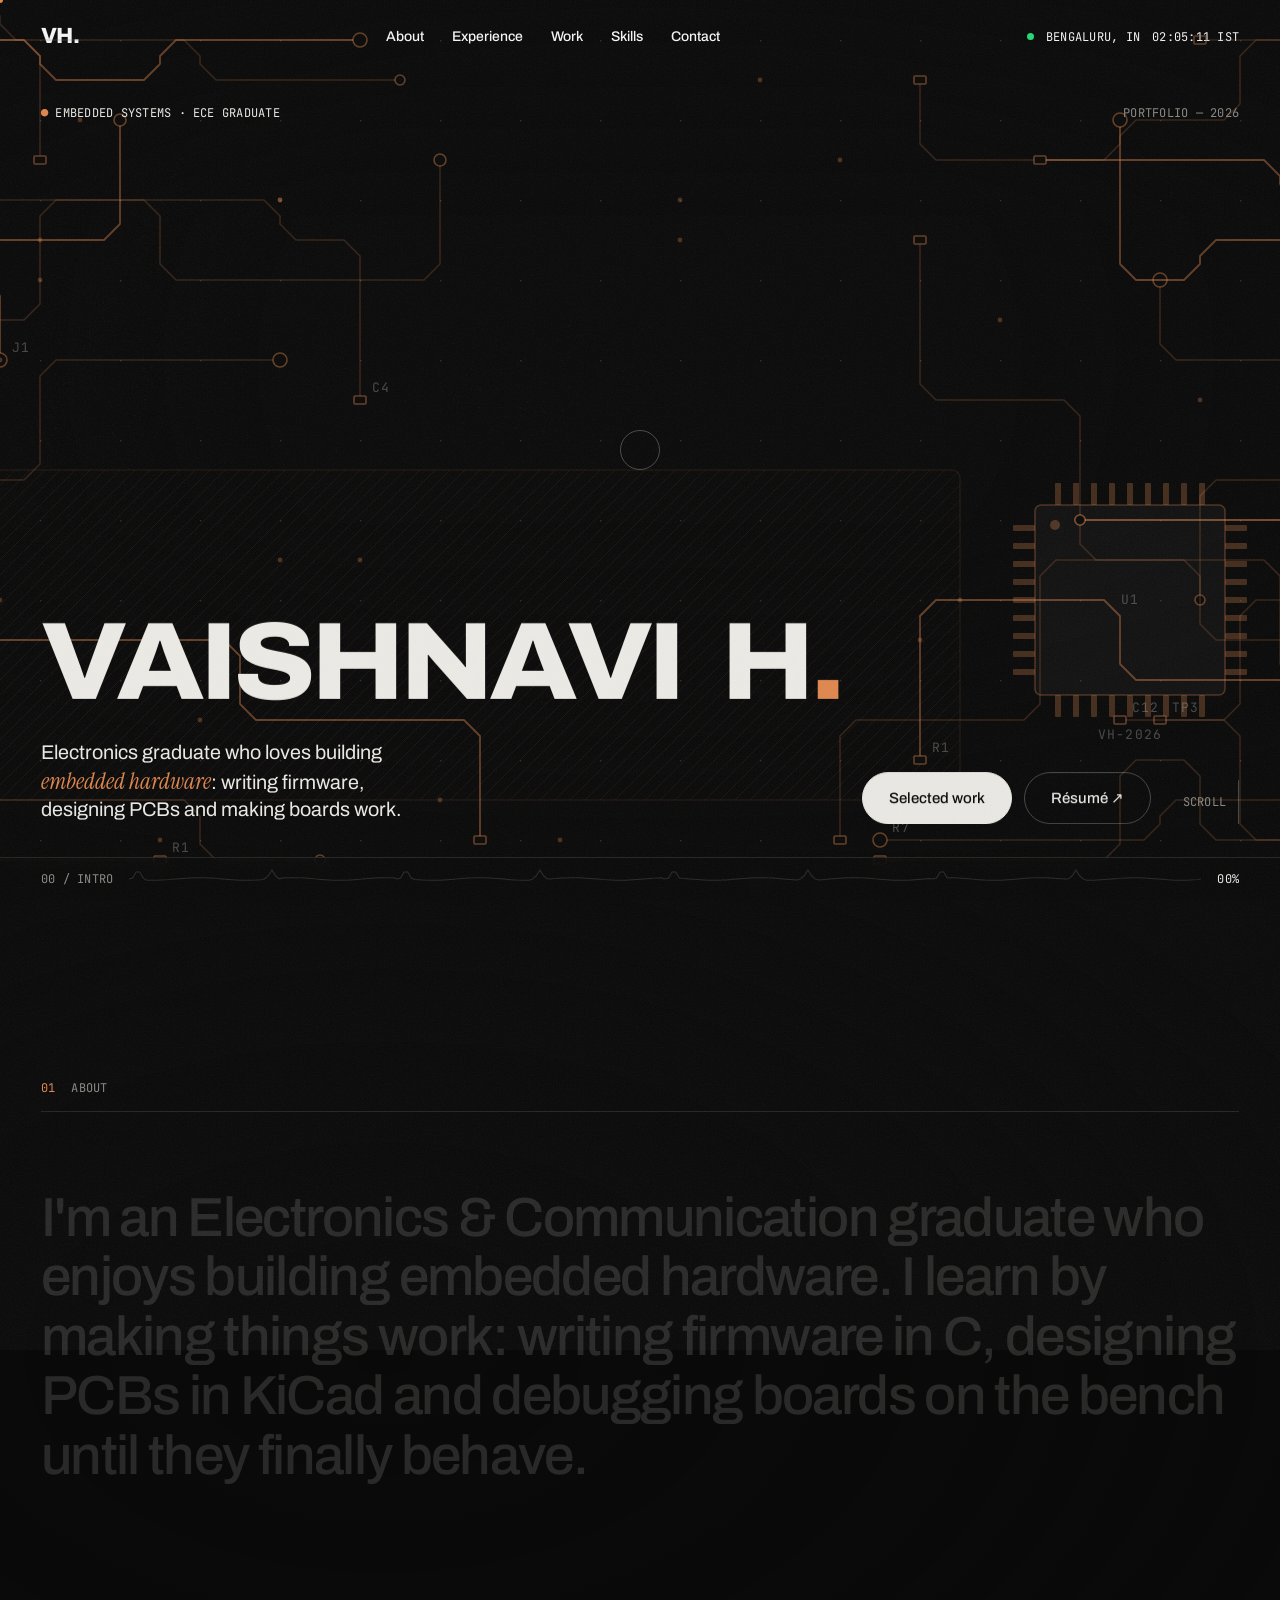
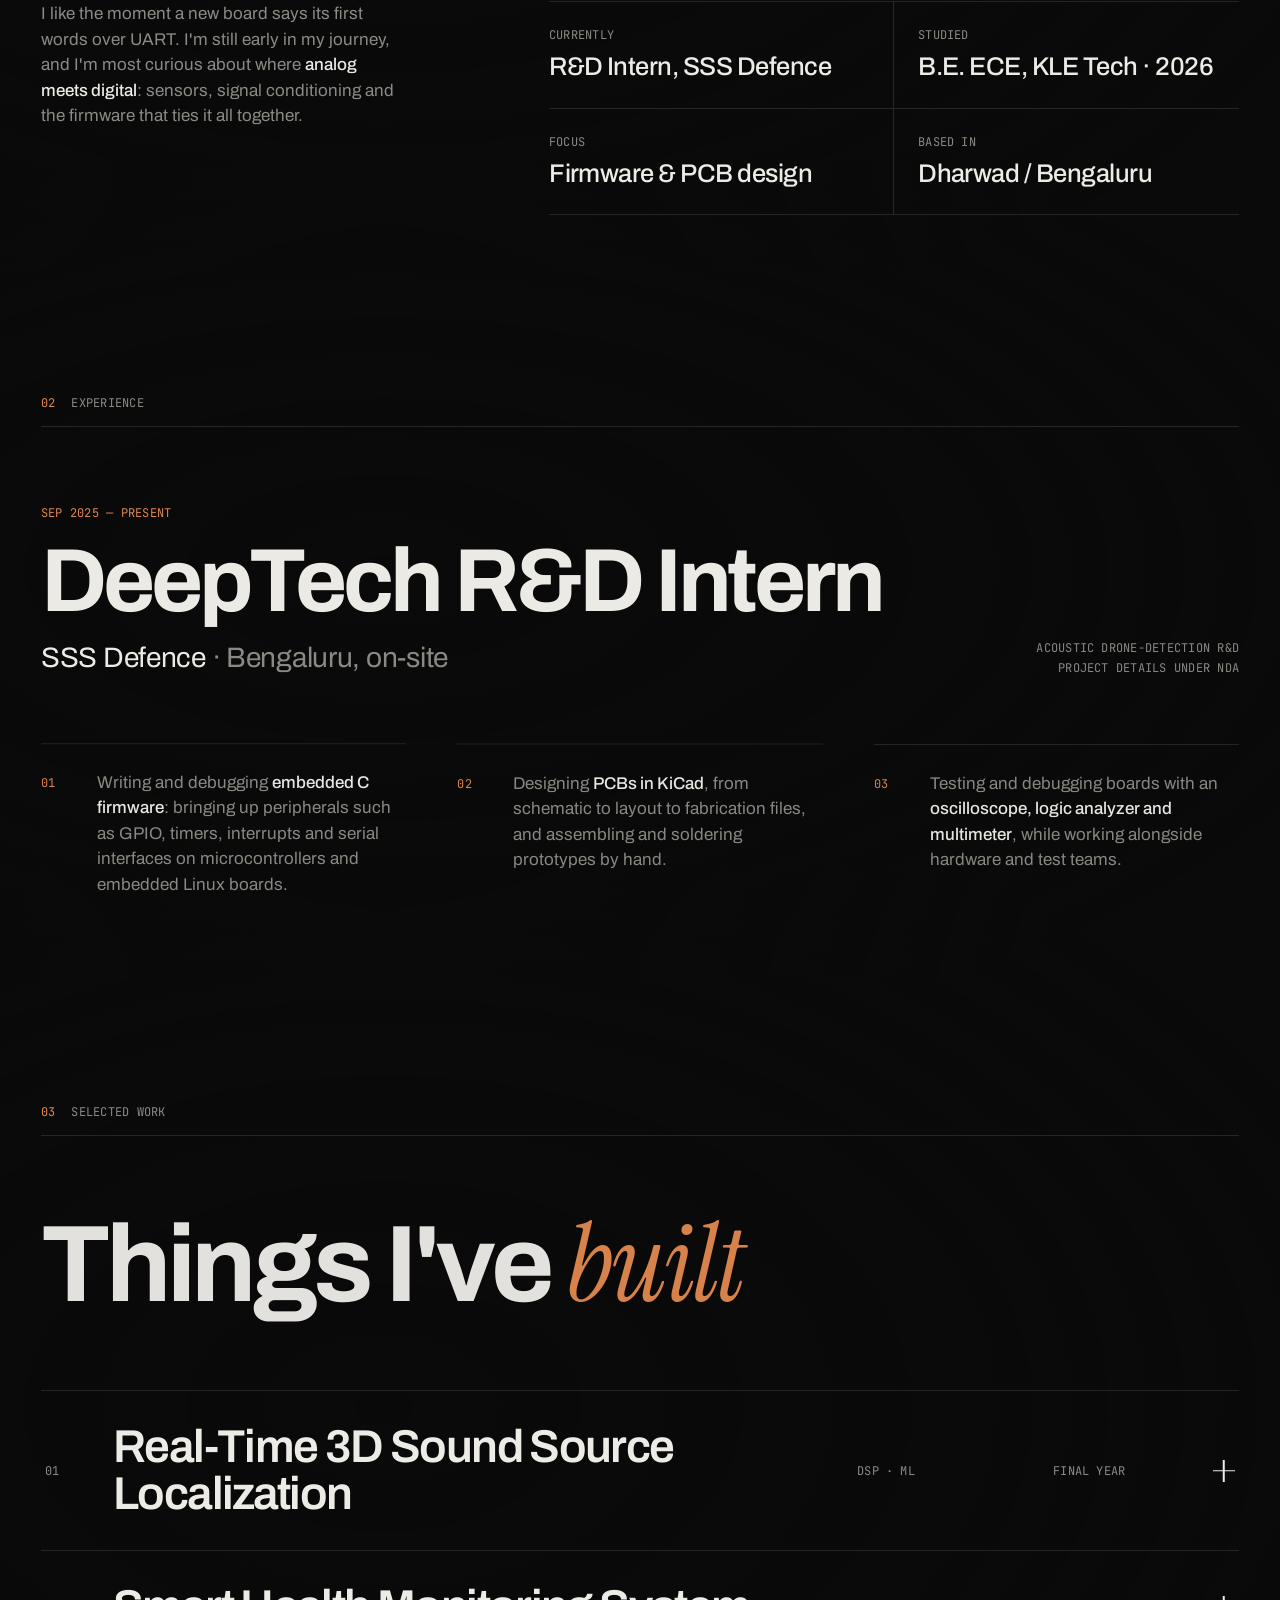
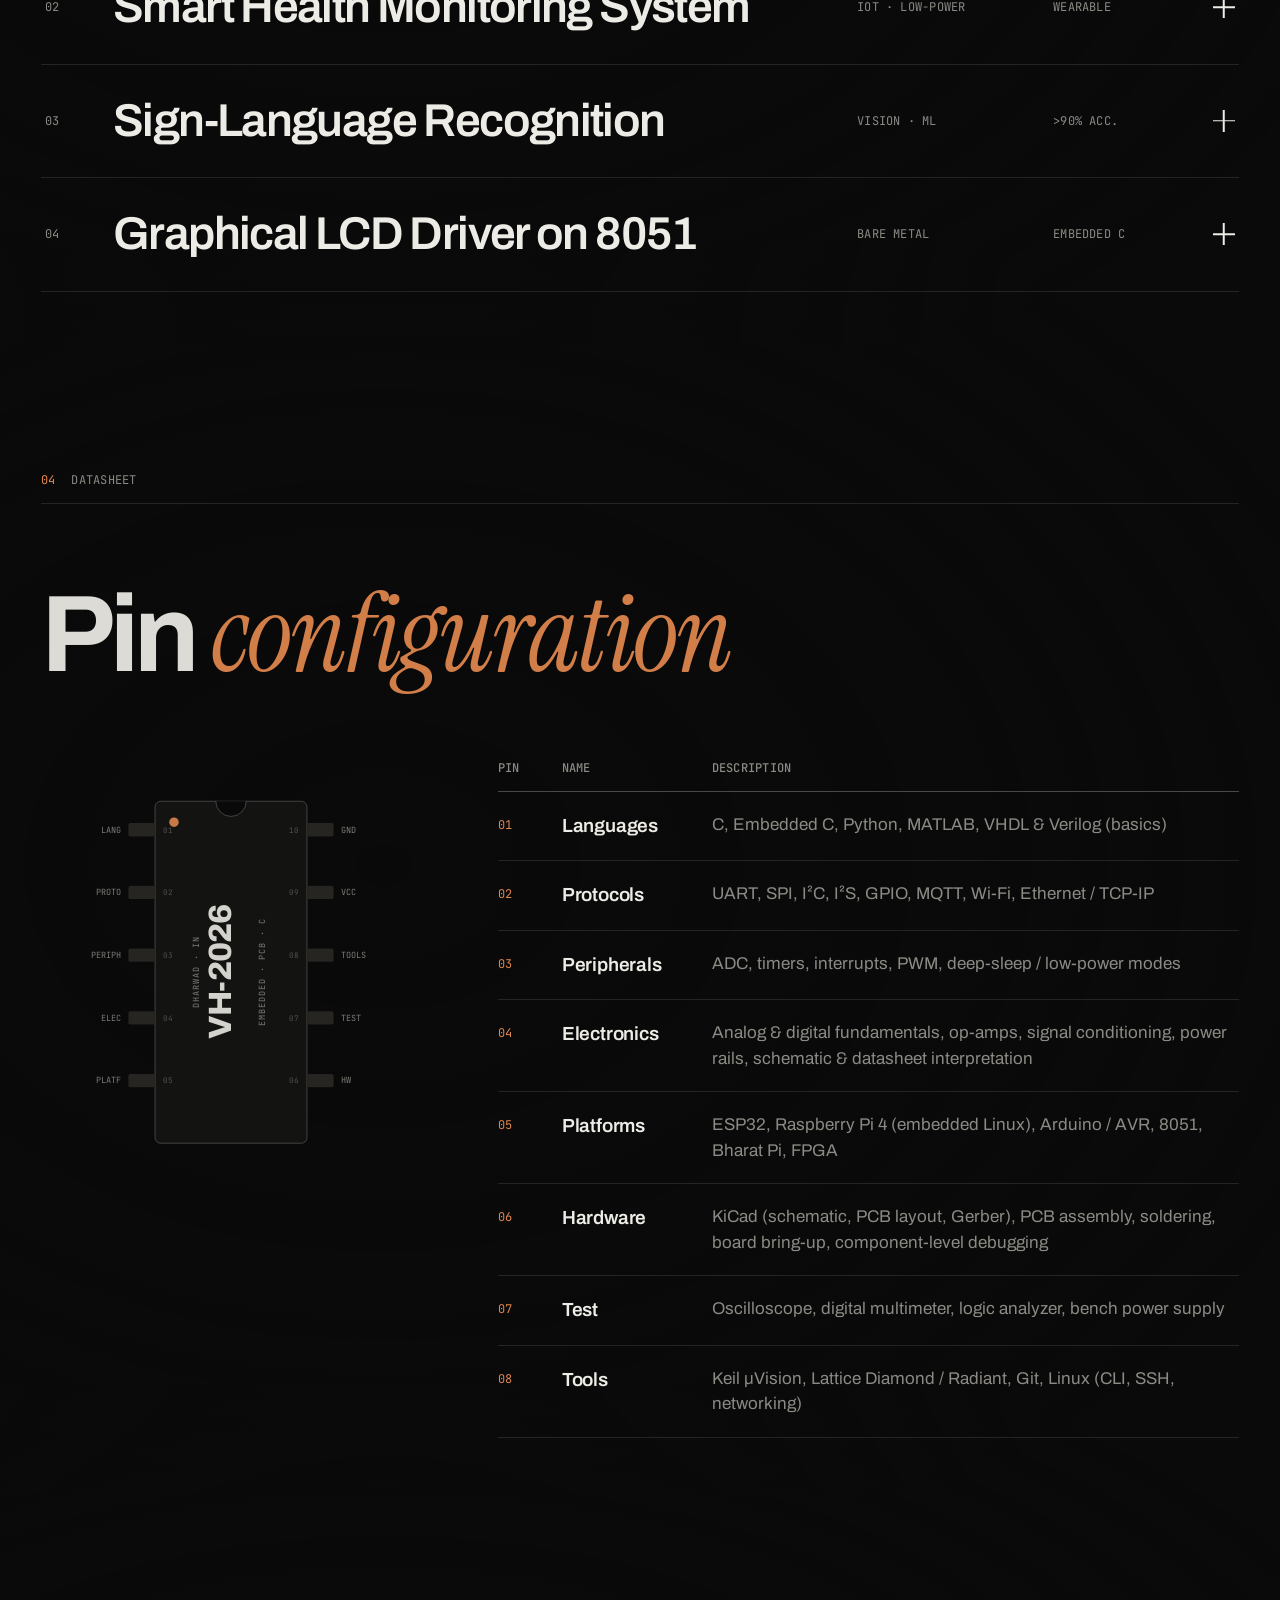
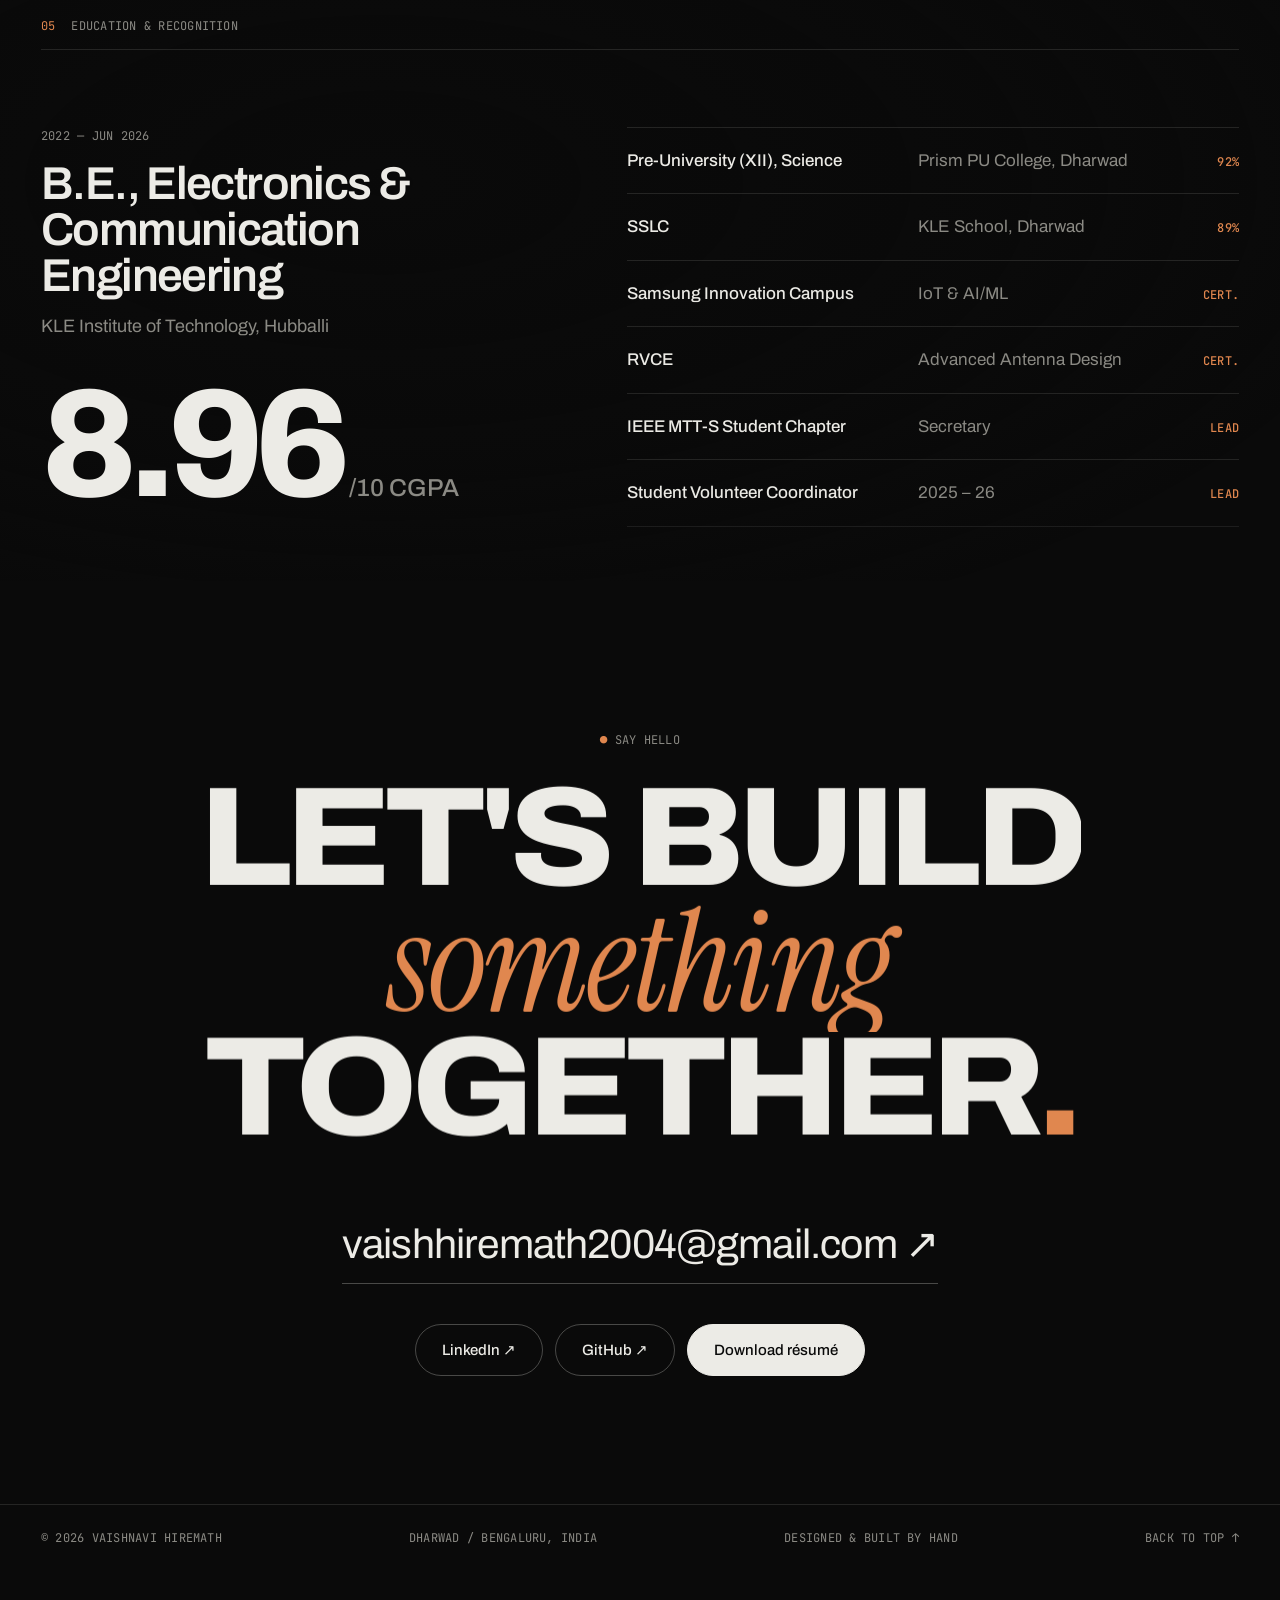
<file: index.html>
<!doctype html>
<html lang="en">
<head>
  <meta charset="utf-8" />
  <meta name="viewport" content="width=device-width, initial-scale=1, viewport-fit=cover" />
  <title>Vaishnavi Hiremath — Embedded Systems Engineer</title>
  <meta name="description" content="Vaishnavi Hiremath — Electronics & Communication graduate building embedded hardware: firmware, PCB design and board bring-up." />
  <meta name="theme-color" content="#0a0a0a" />
  <meta property="og:title" content="Vaishnavi Hiremath — Embedded Systems Engineer" />
  <meta property="og:description" content="Firmware, communication protocols, PCB design and hardware bring-up." />
  <meta property="og:type" content="website" />
  <link rel="icon" href="data:image/svg+xml,%3Csvg xmlns='http://www.w3.org/2000/svg' viewBox='0 0 64 64'%3E%3Crect width='64' height='64' rx='14' fill='%230a0a0a'/%3E%3Ccircle cx='32' cy='32' r='6' fill='%23e0874f'/%3E%3Ccircle cx='32' cy='32' r='15' fill='none' stroke='%23e0874f' stroke-width='3' opacity='.6'/%3E%3Ccircle cx='32' cy='32' r='24' fill='none' stroke='%23e0874f' stroke-width='3' opacity='.3'/%3E%3C/svg%3E" />
  <link rel="preconnect" href="https://fonts.googleapis.com" />
  <link rel="preconnect" href="https://fonts.gstatic.com" crossorigin />
  <link href="https://fonts.googleapis.com/css2?family=Archivo:wdth,wght@62..125,100..900&family=Instrument+Serif:ital@0;1&family=JetBrains+Mono:wght@400;500&display=swap" rel="stylesheet" />
  <link rel="stylesheet" href="css/styles.css?v=9" />
  <script>document.documentElement.classList.add('js');</script>
</head>
<body>

  <!-- ============ PRELOADER: firmware boot log ============ -->
  <div class="preloader" id="preloader" aria-hidden="true">
    <div class="preloader__log mono" id="bootlog"></div>
    <div class="preloader__bottom">
      <span class="mono preloader__label">VH-FW v26.0 · bring-up</span>
      <span class="preloader__count" id="bootcount">000</span>
    </div>
    <div class="preloader__bar"><span id="bootbar"></span></div>
  </div>

  <div class="cursor" aria-hidden="true">
    <span class="cursor__ring"><span class="cursor__label mono"></span></span>
    <span class="cursor__dot"></span>
  </div>
  <div class="field-wrap" aria-hidden="true"><canvas id="field"></canvas></div>
  <div class="grain" aria-hidden="true"></div>

  <!-- ============ NAV ============ -->
  <header class="nav">
    <a href="#top" class="nav__logo" data-cursor="Top">VH<span class="copper">.</span></a>
    <nav class="nav__links" aria-label="Primary">
      <a href="#about" class="link-roll"><span data-text="About">About</span></a>
      <a href="#experience" class="link-roll"><span data-text="Experience">Experience</span></a>
      <a href="#work" class="link-roll"><span data-text="Work">Work</span></a>
      <a href="#skills" class="link-roll"><span data-text="Skills">Skills</span></a>
      <a href="#contact" class="link-roll"><span data-text="Contact">Contact</span></a>
    </nav>
    <div class="nav__meta mono">
      <span class="pulse"></span>
      <span>Bengaluru, IN</span>
      <span id="clock">--:--:--</span>
    </div>
    <button class="nav__menu mono" type="button" aria-expanded="false" aria-controls="menu">
      <span class="nav__menu-label">Menu</span>
      <span class="nav__burger" aria-hidden="true"><i></i><i></i></span>
    </button>
  </header>

  <!-- ============ MOBILE MENU ============ -->
  <div class="menu" id="menu" aria-label="Menu" hidden>
    <nav class="menu__links" aria-label="Mobile">
      <a href="#about"><span class="mono">01</span>About</a>
      <a href="#experience"><span class="mono">02</span>Experience</a>
      <a href="#work"><span class="mono">03</span>Work</a>
      <a href="#skills"><span class="mono">04</span>Skills</a>
      <a href="#contact"><span class="mono">05</span>Contact</a>
    </nav>
    <div class="menu__foot mono">
      <a href="mailto:vaishhiremath2004@gmail.com">Email ↗</a>
      <a href="https://www.linkedin.com/in/vaishnaviuh" target="_blank" rel="noopener">LinkedIn ↗</a>
      <a href="https://github.com/vaishnaviuh" target="_blank" rel="noopener">GitHub ↗</a>
      <a href="assets/Vaishnavi_Hiremath_Resume.pdf" target="_blank" rel="noopener">Résumé ↗</a>
    </div>
  </div>

  <main>
    <!-- ============ HERO ============ -->
    <section class="hero" id="top">
      <div class="pcb" aria-hidden="true"><svg id="pcb" viewBox="0 0 1600 900" preserveAspectRatio="xMidYMid slice"></svg></div>
      <div class="hero__inner">
        <div class="hero__top">
          <p class="eyebrow mono" data-hero><span class="copper">●</span> Embedded Systems · ECE Graduate</p>
          <p class="hero__hint mono" data-hero>Portfolio — 2026</p>
        </div>

        <h1 class="hero__title" aria-label="Vaishnavi Hiremath">
          <span class="line"><span class="line__inner">Vaishnavi H<span class="copper">.</span></span></span>
        </h1>

        <div class="hero__foot">
          <p class="hero__lede" data-hero>
            Electronics graduate who loves building <em class="serif">embedded hardware</em>:
            writing firmware, designing PCBs and making boards work.
          </p>
          <div class="hero__cta" data-hero>
            <a href="#work" class="btn btn--solid magnetic" data-cursor="View"><span>Selected work</span></a>
            <a href="assets/Vaishnavi_Hiremath_Resume.pdf" class="btn magnetic" target="_blank" rel="noopener" data-cursor="PDF"><span>Résumé ↗</span></a>
          </div>
          <a href="#about" class="hero__scroll mono" data-hero aria-label="Scroll to about">
            <span>Scroll</span><span class="hero__scroll-line"></span>
          </a>
        </div>
      </div>
    </section>

    <!-- ============ ABOUT ============ -->
    <section class="section about" id="about">
      <div class="section__head">
        <span class="mono section__index">01</span>
        <span class="mono section__title">About</span>
      </div>

      <p class="about__statement" data-words>
        I'm an Electronics &amp; Communication graduate who enjoys building embedded hardware.
        I learn by making things work: writing firmware in C, designing PCBs in KiCad
        and debugging boards on the bench until they finally behave.
      </p>

      <div class="about__grid">
        <p class="about__side" data-reveal>
          I like the moment a new board says its first words over UART. I'm still early in my
          journey, and I'm most curious about where <strong>analog meets digital</strong>:
          sensors, signal conditioning and the firmware that ties it all together.
        </p>
        <dl class="facts">
          <div class="fact" data-reveal><dt class="mono">Currently</dt><dd>R&amp;D Intern, SSS Defence</dd></div>
          <div class="fact" data-reveal><dt class="mono">Studied</dt><dd>B.E. ECE, KLE Tech · 2026</dd></div>
          <div class="fact" data-reveal><dt class="mono">Focus</dt><dd>Firmware &amp; PCB design</dd></div>
          <div class="fact" data-reveal><dt class="mono">Based in</dt><dd>Dharwad / Bengaluru</dd></div>
        </dl>
      </div>
    </section>

    <!-- ============ EXPERIENCE ============ -->
    <section class="section experience" id="experience">
      <div class="section__head">
        <span class="mono section__index">02</span>
        <span class="mono section__title">Experience</span>
      </div>

      <article class="job">
        <header class="job__head">
          <div>
            <p class="mono job__when" data-reveal>Sep 2025 — Present</p>
            <h2 class="job__role" data-reveal>DeepTech R&amp;D Intern</h2>
            <p class="job__org" data-reveal>SSS Defence <span class="muted">· Bengaluru, on-site</span></p>
          </div>
          <p class="job__focus mono" data-reveal>Acoustic drone-detection R&amp;D<br /><span class="muted">Project details under NDA</span></p>
        </header>

        <ol class="job__list">
          <li data-reveal><span class="mono">01</span><p>Writing and debugging <strong>embedded C firmware</strong>: bringing up peripherals such as GPIO, timers, interrupts and serial interfaces on microcontrollers and embedded Linux boards.</p></li>
          <li data-reveal><span class="mono">02</span><p>Designing <strong>PCBs in KiCad</strong>, from schematic to layout to fabrication files, and assembling and soldering prototypes by hand.</p></li>
          <li data-reveal><span class="mono">03</span><p>Testing and debugging boards with an <strong>oscilloscope, logic analyzer and multimeter</strong>, while working alongside hardware and test teams.</p></li>
        </ol>
      </article>
    </section>

    <!-- ============ WORK ============ -->
    <section class="section work" id="work">
      <div class="section__head">
        <span class="mono section__index">03</span>
        <span class="mono section__title">Selected work</span>
      </div>

      <h2 class="big-heading" data-reveal>Things I've <em class="serif">built</em></h2>

      <ul class="projects">
        <li class="project" data-art="sphere">
          <button class="project__row" aria-expanded="false" data-cursor="Open">
            <span class="mono project__num">01</span>
            <span class="project__title">Real-Time 3D Sound Source Localization</span>
            <span class="mono project__tag">DSP · ML</span>
            <span class="mono project__status">Final year</span>
            <span class="project__icon" aria-hidden="true"></span>
          </button>
          <div class="project__panel">
            <div class="project__body">
              <div class="project__art"></div>
              <div class="project__text">
                <p class="mono project__stack">Python · GCC-PHAT · Beamforming · Neural source separation</p>
                <ul>
                  <li>Real-time 3D localization over a custom microphone array.</li>
                  <li>Pairs classical direction-of-arrival estimation (GCC-PHAT, beamforming) with a neural network trained to separate simultaneous sources.</li>
                  <li>Try it <span class="only-wide">on the left</span><span class="only-narrow">above</span>: a live 2D version with 8 microphones, time differences of arrival and a least-squares bearing estimate. Click or tap to make a louder sound.</li>
                </ul>
              </div>
            </div>
          </div>
        </li>

        <li class="project" data-art="pulse">
          <button class="project__row" aria-expanded="false" data-cursor="Open">
            <span class="mono project__num">02</span>
            <span class="project__title">Smart Health Monitoring System</span>
            <span class="mono project__tag">IoT · Low-power</span>
            <span class="mono project__status">Wearable</span>
            <span class="project__icon" aria-hidden="true"></span>
          </button>
          <div class="project__panel">
            <div class="project__body">
              <div class="project__art"></div>
              <div class="project__text">
                <p class="mono project__stack">ESP32 · MAX30102 · DHT11 · I²C · MQTT · Wi-Fi</p>
                <ul>
                  <li>Wearable that tracks SpO₂, heart rate and temperature, publishing telemetry over MQTT.</li>
                  <li>Interrupt-driven sampling and deep-sleep modes cut average power draw.</li>
                </ul>
              </div>
            </div>
          </div>
        </li>

        <li class="project" data-art="hand">
          <button class="project__row" aria-expanded="false" data-cursor="Open">
            <span class="mono project__num">03</span>
            <span class="project__title">Sign-Language Recognition</span>
            <span class="mono project__tag">Vision · ML</span>
            <span class="mono project__status">&gt;90% acc.</span>
            <span class="project__icon" aria-hidden="true"></span>
          </button>
          <div class="project__panel">
            <div class="project__body">
              <div class="project__art"></div>
              <div class="project__text">
                <p class="mono project__stack">Python · OpenCV · MediaPipe · TensorFlow</p>
                <ul>
                  <li>Real-time gesture-to-text built on MediaPipe hand landmarks.</li>
                  <li>Over 90% accuracy on a 26-sign ASL dataset, with inference under 200 ms from end to end.</li>
                </ul>
              </div>
            </div>
          </div>
        </li>

        <li class="project" data-art="pixels">
          <button class="project__row" aria-expanded="false" data-cursor="Open">
            <span class="mono project__num">04</span>
            <span class="project__title">Graphical LCD Driver on 8051</span>
            <span class="mono project__tag">Bare metal</span>
            <span class="mono project__status">Embedded C</span>
            <span class="project__icon" aria-hidden="true"></span>
          </button>
          <div class="project__panel">
            <div class="project__body">
              <div class="project__art"></div>
              <div class="project__text">
                <p class="mono project__stack">8051 · Embedded C · GLCD 128×64 · Keil µVision</p>
                <ul>
                  <li>Wrote low-level Embedded C drivers for pixel-level control of a 128×64 graphical LCD over a parallel interface.</li>
                  <li>Stable image and text rendering on a bare-metal 8-bit microcontroller.</li>
                </ul>
              </div>
            </div>
          </div>
        </li>
      </ul>

      <div class="preview" aria-hidden="true"><div class="preview__inner"></div></div>
    </section>

    <!-- ============ SKILLS: datasheet ============ -->
    <section class="section skills" id="skills">
      <div class="section__head">
        <span class="mono section__index">04</span>
        <span class="mono section__title">Datasheet</span>
      </div>

      <h2 class="big-heading" data-reveal>Pin <em class="serif">configuration</em></h2>

      <div class="skills__grid">
        <div class="chip-wrap" data-reveal>
          <svg class="chip" id="chip" viewBox="0 0 360 440" role="img" aria-label="Integrated circuit illustration labelled VH-2026"></svg>
        </div>

        <table class="datasheet">
          <thead class="mono">
            <tr><th>Pin</th><th>Name</th><th>Description</th></tr>
          </thead>
          <tbody>
            <tr data-pin="0"><td class="mono">01</td><td>Languages</td><td>C, Embedded C, Python, MATLAB, VHDL &amp; Verilog (basics)</td></tr>
            <tr data-pin="1"><td class="mono">02</td><td>Protocols</td><td>UART, SPI, I²C, I²S, GPIO, MQTT, Wi-Fi, Ethernet / TCP-IP</td></tr>
            <tr data-pin="2"><td class="mono">03</td><td>Peripherals</td><td>ADC, timers, interrupts, PWM, deep-sleep / low-power modes</td></tr>
            <tr data-pin="3"><td class="mono">04</td><td>Electronics</td><td>Analog &amp; digital fundamentals, op-amps, signal conditioning, power rails, schematic &amp; datasheet interpretation</td></tr>
            <tr data-pin="4"><td class="mono">05</td><td>Platforms</td><td>ESP32, Raspberry Pi 4 (embedded Linux), Arduino / AVR, 8051, Bharat Pi, FPGA</td></tr>
            <tr data-pin="5"><td class="mono">06</td><td>Hardware</td><td>KiCad (schematic, PCB layout, Gerber), PCB assembly, soldering, board bring-up, component-level debugging</td></tr>
            <tr data-pin="6"><td class="mono">07</td><td>Test</td><td>Oscilloscope, digital multimeter, logic analyzer, bench power supply</td></tr>
            <tr data-pin="7"><td class="mono">08</td><td>Tools</td><td>Keil µVision, Lattice Diamond / Radiant, Git, Linux (CLI, SSH, networking)</td></tr>
          </tbody>
        </table>
      </div>
    </section>

    <!-- ============ EDUCATION ============ -->
    <section class="section education" id="education">
      <div class="section__head">
        <span class="mono section__index">05</span>
        <span class="mono section__title">Education &amp; recognition</span>
      </div>

      <div class="edu">
        <div class="edu__main" data-reveal>
          <p class="mono muted">2022 — Jun 2026</p>
          <h3>B.E., Electronics &amp; Communication Engineering</h3>
          <p>KLE Institute of Technology, Hubballi</p>
          <p class="edu__gpa">8.96<span class="muted">/10 CGPA</span></p>
          <div class="gpa-meter" aria-hidden="true">
            <div class="gpa-meter__bar"><span style="--v: .896"></span></div>
            <div class="gpa-meter__scale mono"><span>0</span><span>5</span><span>10</span></div>
          </div>
        </div>
        <ul class="edu__list">
          <li data-reveal><span>Pre-University (XII), Science</span><span class="muted">Prism PU College, Dharwad</span><b class="mono">92%</b></li>
          <li data-reveal><span>SSLC</span><span class="muted">KLE School, Dharwad</span><b class="mono">89%</b></li>
          <li data-reveal><span>Samsung Innovation Campus</span><span class="muted">IoT &amp; AI/ML</span><b class="mono">Cert.</b></li>
          <li data-reveal><span>RVCE</span><span class="muted">Advanced Antenna Design</span><b class="mono">Cert.</b></li>
          <li data-reveal><span>IEEE MTT-S Student Chapter</span><span class="muted">Secretary</span><b class="mono">Lead</b></li>
          <li data-reveal><span>Student Volunteer Coordinator</span><span class="muted">2025 – 26</span><b class="mono">Lead</b></li>
        </ul>
      </div>
    </section>

    <!-- ============ CONTACT ============ -->
    <section class="contact" id="contact">
      <p class="mono contact__kicker" data-reveal><span class="copper">●</span> Say hello</p>
      <h2 class="contact__title">
        <span class="line"><span class="line__inner">Let's build</span></span>
        <span class="line"><span class="line__inner"><em class="serif">something</em></span></span>
        <span class="line"><span class="line__inner">together<span class="copper">.</span></span></span>
      </h2>

      <a class="contact__mail magnetic" href="mailto:vaishhiremath2004@gmail.com" data-cursor="Write">
        vaishhiremath2004@gmail.com <span aria-hidden="true">↗</span>
      </a>

      <div class="contact__links">
        <a href="https://www.linkedin.com/in/vaishnaviuh" target="_blank" rel="noopener" class="btn magnetic" data-cursor="Open"><span>LinkedIn ↗</span></a>
        <a href="https://github.com/vaishnaviuh" target="_blank" rel="noopener" class="btn magnetic" data-cursor="Open"><span>GitHub ↗</span></a>
        <a href="assets/Vaishnavi_Hiremath_Resume.pdf" target="_blank" rel="noopener" class="btn btn--solid magnetic" data-cursor="PDF"><span>Download résumé</span></a>
      </div>
    </section>
  </main>

  <footer class="footer mono">
    <span>© 2026 Vaishnavi Hiremath</span>
    <span>Dharwad / Bengaluru, India</span>
    <span>Designed &amp; built by hand</span>
    <a href="#top" class="link-roll"><span data-text="Back to top ↑">Back to top ↑</span></a>
  </footer>

  <div class="scope" aria-hidden="true">
    <span class="scope__label mono" id="scope-label">00 / Intro</span>
    <svg class="scope__svg" id="scope-svg" viewBox="0 0 1200 32" preserveAspectRatio="none">
      <path class="scope__base" id="scope-path" d="" />
      <path class="scope__live" id="scope-live" d="" />
    </svg>
    <span class="scope__pct mono" id="scope-pct">00%</span>
  </div>

  <script src="js/lib/gsap.min.js"></script>
  <script src="js/lib/ScrollTrigger.min.js"></script>
  <script src="js/lib/lenis.min.js"></script>
  <script src="js/main.js?v=9"></script>
</body>
</html>
</file>
<file: css/styles.css>
/* =========================================================
   Vaishnavi Hiremath: portfolio
   Palette: ink black, paper white, PCB copper
   ========================================================= */

:root {
  --bg: #0a0a0a;
  --bg-2: #111110;
  --fg: #ecebe6;
  --muted: #8b8a84;
  --line: rgba(236, 235, 230, 0.12);
  --line-strong: rgba(236, 235, 230, 0.28);
  --copper: #e0874f;
  --copper-dim: rgba(224, 135, 79, 0.18);

  --font-display: "Archivo", "Helvetica Neue", Arial, sans-serif;
  --font-serif: "Instrument Serif", Georgia, serif;
  --font-mono: "JetBrains Mono", ui-monospace, "SFMono-Regular", Consolas, monospace;

  --gutter: clamp(16px, 3.2vw, 48px);
  --ease: cubic-bezier(0.65, 0.05, 0, 1);
  --ease-out: cubic-bezier(0.16, 1, 0.3, 1);
}

*, *::before, *::after { box-sizing: border-box; }

html { -webkit-text-size-adjust: 100%; overflow-x: clip; }
html.lenis, html.lenis body { height: auto; }
.lenis.lenis-smooth { scroll-behavior: auto !important; }

body {
  margin: 0;
  background: var(--bg);
  color: var(--fg);
  font-family: var(--font-display);
  font-size: 17px;
  line-height: 1.5;
  -webkit-font-smoothing: antialiased;
  overflow-x: hidden;
}

::selection { background: var(--copper); color: var(--bg); }

a { color: inherit; text-decoration: none; }
a, button { -webkit-tap-highlight-color: transparent; }
button { font: inherit; color: inherit; background: none; border: 0; padding: 0; cursor: pointer; }
ul, ol { list-style: none; margin: 0; padding: 0; }
h1, h2, h3, p { margin: 0; }
img, svg { display: block; }

.mono { font-family: var(--font-mono); font-size: 12px; letter-spacing: 0.02em; text-transform: uppercase; }
.serif { font-family: var(--font-serif); font-style: italic; font-weight: 400; letter-spacing: 0; }
.copper { color: var(--copper); }
.muted { color: var(--muted); }

:focus-visible { outline: 2px solid var(--copper); outline-offset: 4px; }

/* ---------- Grain ---------- */
.grain {
  position: fixed; inset: -50%;
  pointer-events: none; z-index: 90;
  opacity: 0.06;
  background-image: url("data:image/svg+xml,%3Csvg xmlns='http://www.w3.org/2000/svg' width='160' height='160'%3E%3Cfilter id='n'%3E%3CfeTurbulence type='fractalNoise' baseFrequency='.9' numOctaves='3' stitchTiles='stitch'/%3E%3C/filter%3E%3Crect width='100%25' height='100%25' filter='url(%23n)'/%3E%3C/svg%3E");
  animation: grain 1s steps(4) infinite;
}
@keyframes grain {
  0% { transform: translate(0, 0); }
  25% { transform: translate(-3%, 2%); }
  50% { transform: translate(2%, -3%); }
  75% { transform: translate(-2%, -1%); }
  100% { transform: translate(0, 0); }
}

/* ---------- Preloader ---------- */
.preloader { display: none; }
.js .preloader {
  position: fixed; inset: 0; z-index: 100;
  display: flex; flex-direction: column; justify-content: space-between;
  padding: var(--gutter);
  background: var(--bg);
  /* fail-safe: never trap the page if scripts fail */
  animation: preloader-failsafe 0.4s 7s forwards;
}
@keyframes preloader-failsafe { to { opacity: 0; visibility: hidden; } }
.preloader.is-done { pointer-events: none; }
.preloader__log { color: var(--muted); line-height: 1.9; text-transform: none; font-size: 12px; min-height: 12em; }
.preloader__log .ok { color: var(--copper); }
.preloader__bottom { display: flex; justify-content: space-between; align-items: flex-end; gap: 16px; }
.preloader__label { color: var(--muted); padding-bottom: 1.2em; }
.preloader__count {
  font-size: clamp(5rem, 20vw, 16rem);
  font-weight: 800; line-height: 0.8; letter-spacing: -0.05em;
  font-variation-settings: "wdth" 100;
  font-variant-numeric: tabular-nums;
}
.preloader__bar { height: 1px; background: var(--line); margin-top: 24px; }
.preloader__bar span { display: block; height: 100%; width: 0; background: var(--copper); }

/* ---------- Cursor ---------- */
.cursor { display: none; }
@media (hover: hover) and (pointer: fine) {
  .has-cursor .cursor { display: block; }
  .has-cursor, .has-cursor a, .has-cursor button { cursor: none; }
}
.cursor__dot, .cursor__ring {
  position: fixed; top: 0; left: 0; z-index: 99;
  pointer-events: none; border-radius: 50%;
}
.cursor__dot { width: 6px; height: 6px; margin: -3px 0 0 -3px; background: var(--copper); }
.cursor__ring {
  width: 40px; height: 40px; margin: -20px 0 0 -20px;
  border: 1px solid var(--line-strong);
  display: grid; place-items: center;
  transition: width .4s var(--ease-out), height .4s var(--ease-out), margin .4s var(--ease-out), background-color .3s, border-color .3s;
}
.cursor__label { opacity: 0; font-size: 11px; color: var(--bg); transition: opacity .2s; }
.cursor.is-label .cursor__ring { width: 84px; height: 84px; margin: -42px 0 0 -42px; background: var(--copper); border-color: var(--copper); }
.cursor.is-label .cursor__label { opacity: 1; }
.cursor.is-label .cursor__dot { opacity: 0; }

/* ---------- Nav ---------- */
.nav {
  position: fixed; top: 0; left: 0; right: 0; z-index: 50;
  display: flex; align-items: center; justify-content: space-between; gap: 24px;
  padding: 20px var(--gutter);
  mix-blend-mode: difference;
  color: #fff;
}
.nav__logo { font-weight: 800; font-size: 22px; letter-spacing: -0.03em; }
.nav__logo .copper { color: #fff; }
.nav__links { display: flex; gap: 28px; font-size: 14px; font-weight: 500; }
.nav__meta { display: flex; align-items: center; gap: 12px; font-variant-numeric: tabular-nums; }
.pulse { width: 7px; height: 7px; border-radius: 50%; background: #2ee27a; box-shadow: 0 0 0 0 rgba(46, 226, 122, .6); animation: pulse 2s infinite; }
@keyframes pulse { 70% { box-shadow: 0 0 0 8px rgba(46, 226, 122, 0); } 100% { box-shadow: 0 0 0 0 rgba(46, 226, 122, 0); } }

/* ---------- Mobile menu ---------- */
.nav__menu { display: none; align-items: center; gap: 10px; height: 40px; margin-right: -8px; padding: 0 8px; }
.nav__burger { width: 22px; height: 10px; position: relative; }
.nav__burger i { position: absolute; left: 0; width: 100%; height: 1.5px; background: currentColor; transition: transform .5s var(--ease), top .5s var(--ease); }
.nav__burger i:first-child { top: 0; }
.nav__burger i:last-child { top: 8.5px; }
.menu-open .nav__burger i:first-child { top: 4.25px; transform: rotate(45deg); }
.menu-open .nav__burger i:last-child { top: 4.25px; transform: rotate(-45deg); }

.menu {
  position: fixed; inset: 0; z-index: 45;
  display: flex; flex-direction: column; justify-content: space-between;
  padding: calc(96px + env(safe-area-inset-top)) var(--gutter) calc(28px + env(safe-area-inset-bottom));
  background: var(--bg);
  clip-path: inset(0 0 100% 0);
  transition: clip-path .7s var(--ease), visibility 0s .7s;
  visibility: hidden;
  overflow-y: auto; overscroll-behavior: contain;
}
.menu[hidden] { display: none; }
.menu-open .menu { clip-path: inset(0 0 0 0); visibility: visible; transition: clip-path .7s var(--ease); }
.menu__links { display: grid; border-top: 1px solid var(--line); }
.menu__links a {
  display: flex; align-items: baseline; gap: 16px;
  padding: 14px 0; border-bottom: 1px solid var(--line);
  font-size: clamp(36px, 11vw, 64px); font-weight: 700; letter-spacing: -0.045em; line-height: 1;
  opacity: 0; transform: translateY(24px);
  transition: opacity .4s, transform .6s var(--ease-out), color .3s;
}
.menu__links a:active { color: var(--copper); }
.menu__links .mono { color: var(--copper); letter-spacing: 0.02em; transform: translateY(-0.9em); }
.menu-open .menu__links a { opacity: 1; transform: none; }
.menu-open .menu__links a:nth-child(1) { transition-delay: .15s; }
.menu-open .menu__links a:nth-child(2) { transition-delay: .2s; }
.menu-open .menu__links a:nth-child(3) { transition-delay: .25s; }
.menu-open .menu__links a:nth-child(4) { transition-delay: .3s; }
.menu-open .menu__links a:nth-child(5) { transition-delay: .35s; }
.menu__foot { display: grid; grid-template-columns: 1fr 1fr; gap: 14px 16px; margin-top: 40px; color: var(--muted); }
.menu__foot a { padding: 6px 0; }
.menu-open, .menu-open body { overflow: hidden; }
.menu-open .scope { opacity: 0; }

.link-roll { display: inline-block; overflow: hidden; vertical-align: top; }
.link-roll > span { display: inline-block; position: relative; transition: transform .5s var(--ease); }
.link-roll > span::after { content: attr(data-text); position: absolute; left: 0; top: 100%; }
@media (hover: hover) { .link-roll:hover > span { transform: translateY(-100%); } }

/* ---------- Buttons ---------- */
.btn {
  display: inline-flex; align-items: center; justify-content: center;
  height: 52px; padding: 0 26px;
  border: 1px solid var(--line-strong); border-radius: 999px;
  font-size: 15px; font-weight: 500;
  position: relative; overflow: hidden; isolation: isolate;
  transition: color .4s var(--ease), border-color .4s;
}
.btn::before {
  content: ""; position: absolute; inset: 0; z-index: -1;
  background: var(--copper);
  transform: translateY(101%); border-radius: 50% 50% 0 0;
  transition: transform .5s var(--ease), border-radius .5s var(--ease);
}
@media (hover: hover) {
  .btn:hover { color: var(--bg); border-color: var(--copper); }
  .btn:hover::before { transform: translateY(0); border-radius: 0; }
}
.btn:active { transform: scale(.97); }
.btn--solid { background: var(--fg); color: var(--bg); border-color: var(--fg); }
.btn span { display: inline-block; }

/* ---------- Hero ---------- */
.hero {
  position: relative;
  min-height: 100vh; min-height: 100svh;
  display: flex; flex-direction: column;
  overflow: hidden;
}
.field-wrap { position: fixed; inset: 0; z-index: 0; pointer-events: none; }
#field { width: 100%; height: 100%; display: block; }

/* ---------- PCB traces behind the hero name ---------- */
.pcb { position: absolute; inset: 0; z-index: 1; pointer-events: none; overflow: hidden; }
.pcb svg { width: 100%; height: 100%; }
.pcb__trace { fill: none; stroke: var(--copper); stroke-opacity: .2; stroke-width: 1.6; stroke-linecap: round; stroke-linejoin: round; }
.pcb__trace--bright { stroke-opacity: .42; stroke-width: 1.8; }
.pcb__pad { fill: #0a0a0a; stroke: var(--copper); stroke-opacity: .42; stroke-width: 1.6; }
.pcb__via { fill: var(--copper); fill-opacity: .3; }
.pcb__pour path { stroke: var(--copper); stroke-opacity: .07; stroke-width: 1; }
.pcb__pour-edge { fill: none; stroke: var(--copper); stroke-opacity: .12; stroke-width: 1.2; }
.pcb__chip { fill: rgba(236, 235, 230, .03); stroke: var(--copper); stroke-opacity: .3; stroke-width: 1.6; }
.pcb__pin { fill: var(--copper); fill-opacity: .28; }
.pcb__silk { fill: rgba(236, 235, 230, .28); font-family: var(--font-mono); font-size: 13px; letter-spacing: .08em; }
.pcb__bit {
  fill: var(--copper); font-family: var(--font-mono); font-size: 13px; font-weight: 500;
  text-anchor: middle; paint-order: stroke;
  stroke: var(--bg); stroke-width: 4px;
  filter: drop-shadow(0 0 6px rgba(224, 135, 79, .6));
}
.pcb__grid { fill: rgba(236, 235, 230, .16); }
/* portrait board renders at roughly half scale, so lines and labels are drawn heavier */
.pcb svg.pcb--tall {
  -webkit-mask-image: linear-gradient(to bottom, rgba(0, 0, 0, .12) 9%, #000 27%);
  mask-image: linear-gradient(to bottom, rgba(0, 0, 0, .12) 9%, #000 27%);
}
.pcb--tall .pcb__trace { stroke-width: 3; stroke-opacity: .26; }
.pcb--tall .pcb__trace--bright { stroke-width: 3.4; stroke-opacity: .5; }
.pcb--tall .pcb__pad, .pcb--tall .pcb__chip { stroke-width: 3; }
.pcb--tall .pcb__chip { stroke-opacity: .45; fill: rgba(236, 235, 230, .035); }
.pcb--tall .pcb__pin { fill-opacity: .4; }
.pcb--tall .pcb__pour path { stroke-width: 2; stroke-opacity: .09; }
.pcb--tall .pcb__pour-edge { stroke-width: 2.4; }
.pcb--tall .pcb__silk { font-size: 24px; }
.pcb--tall .pcb__bit { font-size: 26px; stroke-width: 8px; }
.nav, main, .footer, .scope { position: relative; z-index: 2; }
.nav, .scope { position: fixed; }
.nav { z-index: 50; }
.scope { z-index: 60; }
.hero::after {
  content: ""; position: absolute; inset: 0; pointer-events: none;
  background:
    linear-gradient(to bottom, rgba(10,10,10,.5), transparent 24%, transparent 58%, rgba(10,10,10,.82)),
    radial-gradient(ellipse at 50% 40%, transparent 42%, rgba(10,10,10,.55));
}
.hero__inner {
  position: relative; z-index: 2;
  flex: 1; display: flex; flex-direction: column; justify-content: space-between;
  padding: 104px var(--gutter) 76px;
  pointer-events: none;
}
.hero__inner a, .hero__inner button { pointer-events: auto; }
.hero__top { display: flex; justify-content: space-between; gap: 24px; }
.hero__hint { color: var(--muted); }


.hero__title {
  font-weight: 800;
  font-variation-settings: "wdth" 108;
  text-transform: uppercase;
  line-height: 0.9;
  letter-spacing: -0.045em;
  margin-top: auto;
  padding-top: 24px;
  font-size: clamp(40px, 8.6vw, 124px);
  word-spacing: 0.18em;
}
.line { display: block; overflow: hidden; padding-bottom: 0.04em; margin-bottom: -0.04em; }
.line__inner { display: inline-block; white-space: nowrap; will-change: transform; }
.fit { font-size: 15vw; }

.hero__foot {
  display: grid; grid-template-columns: 1.2fr auto auto; align-items: end; gap: 32px;
  margin-top: 28px;
}
.hero__lede { font-size: clamp(17px, 1.55vw, 22px); line-height: 1.35; max-width: 34ch; }
.hero__lede .serif { font-size: 1.15em; color: var(--copper); }
.hero__cta { display: flex; gap: 12px; flex-wrap: wrap; }
.hero__scroll { display: flex; align-items: center; gap: 12px; color: var(--muted); }
.hero__scroll-line { width: 1px; height: 44px; background: var(--line-strong); position: relative; overflow: hidden; }
.hero__scroll-line::after {
  content: ""; position: absolute; left: 0; top: -40%; width: 100%; height: 40%;
  background: var(--copper); animation: scroll-line 1.8s var(--ease) infinite;
}
@keyframes scroll-line { to { top: 100%; } }

/* ---------- Sections ---------- */
.section { padding: clamp(96px, 14vw, 200px) var(--gutter) 0; position: relative; }
.section::before {
  content: ""; position: absolute; inset: -6vh 0; z-index: -1; pointer-events: none;
  background: radial-gradient(ellipse 80% 60% at 30% 50%, rgba(10, 10, 10, .92), rgba(10, 10, 10, .55) 60%, transparent);
}
.section__head {
  display: flex; gap: 16px; align-items: center;
  padding-bottom: 14px; margin-bottom: clamp(40px, 6vw, 80px);
  border-bottom: 1px solid var(--line);
}
.section__index { color: var(--copper); }
.section__title { color: var(--muted); }

.big-heading {
  font-size: clamp(44px, 8.5vw, 136px);
  font-weight: 700; line-height: 0.92; letter-spacing: -0.045em;
  margin-bottom: clamp(40px, 6vw, 80px);
}
.big-heading .serif { color: var(--copper); letter-spacing: -0.02em; }

/* ---------- About ---------- */
.about__statement {
  font-size: clamp(28px, 4.3vw, 68px);
  font-weight: 500; line-height: 1.08; letter-spacing: -0.03em;
  max-width: 22ch;
  max-width: min(100%, 1300px);
}
.about__statement .w { display: inline-block; }
.about__grid {
  display: grid; grid-template-columns: 1fr 1.6fr; gap: clamp(32px, 6vw, 96px);
  margin-top: clamp(64px, 9vw, 140px);
}
.about__side { color: var(--muted); font-size: 17px; max-width: 36ch; }
.about__side strong { color: var(--fg); font-weight: 500; }

.facts { margin: 0; border-top: 1px solid var(--line); display: grid; grid-template-columns: repeat(2, 1fr); }
.fact { padding: 24px 0 26px; border-bottom: 1px solid var(--line); display: grid; gap: 8px; }
.fact:nth-child(odd) { padding-right: 24px; border-right: 1px solid var(--line); }
.fact:nth-child(even) { padding-left: 24px; }
.fact dt { color: var(--muted); }
.fact dd { margin: 0; font-size: clamp(20px, 2vw, 28px); font-weight: 500; letter-spacing: -0.02em; line-height: 1.15; }

/* ---------- Experience ---------- */
.job__head {
  display: flex; justify-content: space-between; align-items: flex-end; gap: 24px; flex-wrap: wrap;
  margin-bottom: clamp(40px, 5vw, 64px);
}
.job__when { color: var(--copper); margin-bottom: 18px; }
.job__role {
  font-size: clamp(40px, 7vw, 112px); font-weight: 700;
  line-height: 0.92; letter-spacing: -0.045em;
}
.job__org { font-size: clamp(20px, 2.2vw, 30px); margin-top: 14px; letter-spacing: -0.01em; }
.job__focus { color: var(--muted); text-align: right; line-height: 1.7; }

.job__list { display: grid; grid-template-columns: repeat(3, 1fr); gap: 0 clamp(24px, 4vw, 56px); }
.job__list li {
  display: grid; grid-template-columns: 44px 1fr; gap: 12px;
  padding: 26px 0; border-top: 1px solid var(--line);
  font-size: 17px; color: var(--muted);
}
.job__list li span { color: var(--copper); padding-top: 4px; }
.job__list strong { color: var(--fg); font-weight: 500; }


/* ---------- Work ---------- */
.projects { border-top: 1px solid var(--line); }
.project { border-bottom: 1px solid var(--line); }
.project__row {
  width: 100%; text-align: left;
  display: grid; grid-template-columns: 56px 1fr 180px 130px 40px; align-items: center; gap: 16px;
  padding: clamp(22px, 2.6vw, 36px) 0;
  position: relative;
}
.project__row::before {
  content: ""; position: absolute; inset: 0; z-index: -1;
  background: var(--bg-2);
  transform: scaleY(0); transform-origin: bottom;
  transition: transform .5s var(--ease);
}
.project.is-open .project__row::before { transform: scaleY(1); }
@media (hover: hover) { .project__row:hover::before { transform: scaleY(1); } }
.project__num { color: var(--muted); padding-left: 4px; }
.project__title {
  font-size: clamp(24px, 3.6vw, 56px); font-weight: 600; letter-spacing: -0.035em; line-height: 1;
  transition: transform .5s var(--ease), color .3s;
}
@media (hover: hover) { .project__row:hover .project__title { transform: translateX(14px); color: var(--copper); } }
.project.is-open .project__title { color: var(--copper); }
.project__tag, .project__status { color: var(--muted); }
.project__status.is-live { color: var(--copper); display: inline-flex; align-items: center; gap: 8px; }
.project__status.is-live::before { content: ""; width: 6px; height: 6px; border-radius: 50%; background: var(--copper); animation: blink 1.2s steps(2) infinite; }
@keyframes blink { 50% { opacity: 0; } }
.project__icon { width: 22px; height: 22px; position: relative; justify-self: end; margin-right: 4px; }
.project__icon::before, .project__icon::after {
  content: ""; position: absolute; left: 50%; top: 50%; width: 100%; height: 1.5px; background: currentColor;
  transform: translate(-50%, -50%); transition: transform .5s var(--ease);
}
.project__icon::after { transform: translate(-50%, -50%) rotate(90deg); }
.project.is-open .project__icon::after { transform: translate(-50%, -50%) rotate(0deg); }

.project__panel { display: grid; grid-template-rows: 0fr; transition: grid-template-rows .7s var(--ease); }
.project.is-open .project__panel { grid-template-rows: 1fr; }
.project__body {
  overflow: hidden;
  display: grid; grid-template-columns: minmax(240px, 420px) 1fr; gap: clamp(24px, 4vw, 64px);
  padding: 0 0 0 72px;
}
.project.is-open .project__body { padding-bottom: 40px; }
.project__art {
  aspect-ratio: 4 / 3; border: 1px solid var(--line); background: var(--bg-2);
  display: grid; place-items: center; overflow: hidden;
}
.project__art svg { width: 100%; height: 100%; }
.project__stack { color: var(--copper); margin-bottom: 20px; line-height: 1.7; }
.project__text ul { display: grid; gap: 14px; }
.project__text li { position: relative; padding-left: 22px; color: var(--muted); max-width: 62ch; }
.project__text li::before { content: "→"; position: absolute; left: 0; color: var(--fg); }

.preview {
  position: fixed; top: 0; left: 0; z-index: 40;
  width: 300px; aspect-ratio: 4 / 3;
  pointer-events: none;
  opacity: 0; transform: scale(.6);
  transition: opacity .35s, transform .5s var(--ease-out);
  display: none;
}
@media (hover: hover) and (pointer: fine) { .preview { display: block; } }
.preview.is-on { opacity: 1; transform: scale(1); }
.preview__inner { width: 100%; height: 100%; border: 1px solid var(--line-strong); background: var(--bg-2); overflow: hidden; }
.preview__inner svg { width: 100%; height: 100%; }

/* ---------- Oscilloscope progress ---------- */
.scope {
  position: fixed; left: 0; right: 0; bottom: 0; z-index: 60;
  display: flex; align-items: center; gap: 16px;
  padding: 8px var(--gutter);
  border-top: 1px solid var(--line);
  background: rgba(10, 10, 10, .72);
  backdrop-filter: blur(8px); -webkit-backdrop-filter: blur(8px);
  color: var(--muted);
  pointer-events: none;
}
.scope__svg { flex: 1; height: 26px; min-width: 0; }
.scope__base { fill: none; stroke: rgba(236, 235, 230, .14); stroke-width: 1.2; }
.scope__live { fill: none; stroke: var(--copper); stroke-width: 1.6; filter: drop-shadow(0 0 5px rgba(224, 135, 79, .55)); }
.scope__pct { color: var(--fg); font-variant-numeric: tabular-nums; }
.scope__label { white-space: nowrap; }

/* listening demo inside project 01 */
.doa-box { position: relative; touch-action: manipulation; }
.doa { width: 100%; height: 100%; display: block; }
.doa__readout {
  position: absolute; top: 10px; right: 12px;
  display: grid; gap: 3px; text-align: right;
  font-size: 10px; color: var(--muted); pointer-events: none;
}
.doa__readout b { color: var(--fg); font-weight: 500; font-variant-numeric: tabular-nums; }
.doa__readout b.copper { color: var(--copper); }
.doa__hint { position: absolute; left: 12px; bottom: 10px; font-size: 10px; color: var(--muted); pointer-events: none; }

.art-stroke { fill: none; stroke: var(--fg); stroke-opacity: .35; stroke-width: 1; }
.art-copper { fill: none; stroke: var(--copper); stroke-width: 1.5; }
.art-fill { fill: var(--copper); }
.art-text { fill: var(--muted); font-family: var(--font-mono); font-size: 9px; letter-spacing: .08em; }
.spin { transform-origin: 160px 120px; animation: spin 4s linear infinite; }
@keyframes spin { to { transform: rotate(360deg); } }
.ecg { stroke-dasharray: 700; stroke-dashoffset: 700; animation: ecg 2.6s linear infinite; }
@keyframes ecg { to { stroke-dashoffset: 0; } }
.twinkle { animation: twinkle 2.4s ease-in-out infinite; }
@keyframes twinkle { 50% { opacity: .15; } }

/* ---------- Skills / datasheet ---------- */
.skills__grid { display: grid; grid-template-columns: minmax(260px, 380px) 1fr; gap: clamp(32px, 6vw, 96px); align-items: start; }
.chip-wrap { position: sticky; top: 110px; }
.chip { width: 100%; height: auto; }
.chip .body { fill: #151514; stroke: var(--line-strong); }
.chip .pin { fill: #2a2926; transition: fill .3s; }
.chip .pin-trace { stroke: var(--line-strong); stroke-width: 1; fill: none; transition: stroke .3s; }
.chip .pin-label { fill: var(--muted); font-family: var(--font-mono); font-size: 9px; transition: fill .3s; }
.chip .pin-num { fill: #5b5a55; font-family: var(--font-mono); font-size: 8px; }
.chip .mark { fill: var(--fg); font-family: var(--font-display); font-weight: 800; font-size: 34px; letter-spacing: -1px; }
.chip .sub { fill: var(--muted); font-family: var(--font-mono); font-size: 9px; letter-spacing: .12em; }
.chip .notch { fill: var(--bg); stroke: var(--line-strong); }
.chip g.is-on .pin { fill: var(--copper); }
.chip g.is-on .pin-trace { stroke: var(--copper); }
.chip g.is-on .pin-label { fill: var(--fg); }

.datasheet { width: 100%; border-collapse: collapse; }
.datasheet th {
  text-align: left; font-weight: 500; color: var(--muted);
  padding: 0 12px 14px 0; border-bottom: 1px solid var(--line-strong);
}
.datasheet td { padding: 20px 12px 20px 0; border-bottom: 1px solid var(--line); vertical-align: top; transition: color .3s, background-color .3s; }
.datasheet td:first-child { width: 64px; color: var(--copper); padding-top: 24px; }
.datasheet td:nth-child(2) { width: 150px; font-weight: 600; font-size: 19px; letter-spacing: -0.01em; }
.datasheet td:nth-child(3) { color: var(--muted); }
.datasheet tr { transition: background-color .3s; }
.datasheet tbody tr.is-on { background: linear-gradient(90deg, var(--copper-dim), transparent 70%); }
.datasheet tbody tr.is-on td:nth-child(3) { color: var(--fg); }

/* ---------- Education ---------- */
.edu { display: grid; grid-template-columns: 1fr 1.2fr; gap: clamp(32px, 6vw, 96px); }
.edu__main h3 { font-size: clamp(30px, 3.6vw, 52px); font-weight: 600; letter-spacing: -0.035em; line-height: 1; margin: 16px 0 14px; }
.edu__main > p:not(.mono) { color: var(--muted); font-size: 18px; }
.edu__gpa { font-size: clamp(80px, 12vw, 190px) !important; font-weight: 800; letter-spacing: -0.06em; line-height: 1; margin-top: 28px; color: var(--fg) !important; font-variant-numeric: tabular-nums; }
.edu__gpa .muted { font-size: 0.16em; letter-spacing: 0; font-weight: 500; margin-left: 8px; }
.edu__list { border-top: 1px solid var(--line); }
.edu__list li {
  display: grid; grid-template-columns: 1.1fr 1fr 56px; gap: 16px; align-items: baseline;
  padding: 20px 0; border-bottom: 1px solid var(--line);
}
.edu__list li > span:first-child { font-weight: 500; }
.edu__list b { color: var(--copper); font-weight: 500; text-align: right; }
.gpa-meter, .only-narrow { display: none; }

/* ---------- Contact ---------- */
.contact {
  padding: clamp(120px, 16vw, 240px) var(--gutter) clamp(80px, 10vw, 140px);
  text-align: center;
  display: flex; flex-direction: column; align-items: center;
}
.contact__kicker { color: var(--muted); margin-bottom: 28px; }
.contact__title {
  font-size: clamp(52px, 11vw, 190px); font-weight: 800; line-height: 0.88; letter-spacing: -0.055em;
  font-variation-settings: "wdth" 108;
  text-transform: uppercase;
}
.contact__title .serif { text-transform: none; font-weight: 400; color: var(--copper); letter-spacing: -0.02em; }
.contact__mail {
  display: inline-block; margin-top: clamp(40px, 5vw, 64px);
  font-size: clamp(20px, 3.2vw, 44px); letter-spacing: -0.02em;
  border-bottom: 1px solid var(--line-strong); padding-bottom: 8px;
  transition: color .3s, border-color .3s;
  overflow-wrap: anywhere;
}
@media (hover: hover) { .contact__mail:hover { color: var(--copper); border-color: var(--copper); } }
.contact__links { display: flex; gap: 12px; flex-wrap: wrap; justify-content: center; margin-top: 40px; }

/* ---------- Footer ---------- */
.footer {
  display: flex; justify-content: space-between; gap: 16px; flex-wrap: wrap;
  padding: 24px var(--gutter) 64px;
  border-top: 1px solid var(--line);
  color: var(--muted);
}

/* ---------- Animation initial states (only when GSAP is running) ---------- */
.anim [data-reveal] { opacity: 0; transform: translateY(40px); }
.anim [data-hero] { opacity: 0; transform: translateY(20px); }
.anim .hero__title .line__inner,
.anim .contact__title .line__inner { transform: translateY(110%); }

/* ---------- Responsive ---------- */
@media (max-width: 1100px) {
  .project__row { grid-template-columns: 48px 1fr 120px 32px; }
  .project__tag { display: none; }
  .job__list { grid-template-columns: 1fr; }
}

@media (max-width: 860px) {
  .scope__svg { display: none; }
  .project__row { grid-template-columns: 36px 1fr 28px; }
  .project__body { grid-template-columns: 1fr; padding-left: 0; }
  .nav__links { display: none; }
  .nav__menu { display: inline-flex; }
  .nav { padding-top: calc(16px + env(safe-area-inset-top)); padding-bottom: 16px; }
  .hero__inner { padding-bottom: 88px; }
  .hero__hint { display: none; }
  .hero__foot { grid-template-columns: 1fr; gap: 22px; }
  .hero__scroll { display: none; }
  .about__grid, .skills__grid, .edu { grid-template-columns: 1fr; }
  .chip-wrap { position: relative; top: 0; max-width: 320px; }
  .job__focus { text-align: left; }
  .datasheet td:nth-child(2) { width: 110px; font-size: 16px; }
  .edu__list li { grid-template-columns: 1fr auto; }
  .edu__list li > .muted { grid-column: 1; grid-row: 2; margin-top: -10px; }
  .edu__list li b { grid-row: 1 / span 2; align-self: center; }
}

@media (max-width: 520px) {
  body { font-size: 16px; }
  .scope { font-size: 10px; padding: 6px var(--gutter); }
  .nav__meta span:nth-child(2) { display: none; }
  .datasheet thead { display: none; }
  .datasheet tr { display: grid; grid-template-columns: 44px 1fr; border-bottom: 1px solid var(--line); padding: 14px 0; }
  .datasheet td { border: 0; padding: 0 !important; width: auto !important; }
  .datasheet td:first-child { grid-row: 1 / span 2; padding-top: 4px !important; }
  .datasheet td:nth-child(3) { margin-top: 4px; }
  .btn { height: 48px; padding: 0 20px; }
  .nav__meta .pulse { display: none; }
  /* big nowrap headings scale with the viewport so narrow phones never clip them */
  .hero__title { font-size: 10.8vw; word-spacing: 0.1em; }
  .contact__title { font-size: 12.6vw; }
  .hero__cta { width: 100%; }
  .hero__cta .btn { flex: 1 1 0; padding: 0 14px; }
  .contact__links { width: 100%; }
  .contact__links .btn { flex: 1 1 40%; }
  .contact__links .btn--solid { flex-basis: 100%; }
  .section__head { margin-bottom: 36px; }
  .project__title { font-size: 22px; line-height: 1.1; }
  .project__row { padding: 20px 0; }
  .edu__list li { gap: 4px 16px; padding: 16px 0; }
  .edu__list li > .muted { margin-top: 0; }
  .footer { flex-direction: column; gap: 8px; padding-bottom: calc(72px + env(safe-area-inset-bottom)); }
}

/* ---------- About on phones: same 2×2 fact grid as desktop, drawn as a board ---------- */
@media (max-width: 860px) {
  .about__grid { gap: 48px; margin-top: 56px; }
  /* the paragraph hangs off a copper trace that ends in a pad */
  .about__side { position: relative; padding-left: 22px; max-width: none; }
  .about__side::before {
    content: ""; position: absolute; left: 4px; top: 6px; bottom: 4px; width: 1.5px;
    background: linear-gradient(var(--copper), rgba(224, 135, 79, .15));
  }
  .about__side::after {
    content: ""; position: absolute; left: 0; top: 0; width: 7px; height: 7px;
    border: 1.5px solid var(--copper); border-radius: 50%; background: var(--bg);
    box-shadow: 0 0 10px rgba(224, 135, 79, .5);
  }
  /* facts numbered like datasheet pins */
  .facts { counter-reset: fact; }
  .fact { padding: 20px 0 22px; align-content: start; }
  .fact:nth-child(odd) { padding-right: 16px; }
  .fact:nth-child(even) { padding-left: 16px; }
  .fact dt { display: flex; justify-content: space-between; gap: 8px; }
  .fact dt::after { counter-increment: fact; content: "0" counter(fact); color: var(--copper); }
  .fact dd { font-size: 19px; }
  /* let the dot-wave show through under the facts */
  .about::before {
    inset: -6vh 0 -10vh;
    background: linear-gradient(to bottom, rgba(10, 10, 10, .9) 0, rgba(10, 10, 10, .78) 50%, rgba(10, 10, 10, .3) 100%);
  }
}

/* ---------- Experience on phones: duties run along one copper trace ---------- */
@media (max-width: 860px) {
  .job__head { margin-bottom: 36px; }
  /* focus line as a tagged part with a live indicator */
  .job__focus {
    position: relative; padding: 12px 16px 12px 34px;
    border: 1px solid var(--line-strong); border-left: 2px solid var(--copper);
    background: rgba(10, 10, 10, .6); color: var(--fg);
  }
  .job__focus::before {
    content: ""; position: absolute; left: 15px; top: 20px;
    width: 7px; height: 7px; border-radius: 50%; background: var(--copper);
    box-shadow: 0 0 8px rgba(224, 135, 79, .8);
    animation: blink 1.2s steps(2) infinite;
  }
  .job__list { position: relative; }
  .job__list li {
    position: relative; display: block;
    padding: 22px 0 22px 40px; border-top: 0;
  }
  .job__list li span { display: block; padding: 0; margin-bottom: 8px; }
  .job__list li p { text-shadow: 0 0 12px var(--bg), 0 0 4px var(--bg); }
  /* the trace, running from the first pad to the last */
  .job__list li::before {
    content: ""; position: absolute; left: 8px; top: 0; bottom: 0; width: 1.5px;
    background: rgba(224, 135, 79, .4);
  }
  .job__list li:first-child::before { top: 30px; }
  .job__list li:last-child::before { bottom: auto; height: 30px; }
  /* a pad at every duty */
  .job__list li::after {
    content: ""; position: absolute; left: 2px; top: 24px;
    width: 14px; height: 14px; border-radius: 50%;
    border: 1.5px solid var(--copper); background: var(--bg);
    box-shadow: 0 0 0 3px var(--bg), 0 0 12px rgba(224, 135, 79, .45);
  }
  /* a signal pulse travelling down the trace */
  .job__list::before {
    content: ""; position: absolute; left: 6.5px; top: 30px; z-index: 1;
    width: 4.5px; height: 28px; border-radius: 4px;
    background: linear-gradient(transparent, var(--copper));
    filter: drop-shadow(0 0 5px var(--copper));
    animation: job-pulse 3.2s var(--ease) infinite;
  }
}
@keyframes job-pulse {
  0% { transform: translateY(0); opacity: 0; }
  10% { opacity: 1; }
  85% { opacity: 1; }
  100% { transform: translateY(var(--pulse-run, 400px)); opacity: 0; }
}

/* ---------- Work on phones: tag and status under each title ---------- */
@media (max-width: 860px) {
  .only-wide { display: none; }
  .only-narrow { display: inline; }
  .project__row { grid-template-columns: 36px 1fr 28px; grid-template-rows: auto auto; row-gap: 12px; }
  .project__num, .project__icon { grid-row: 1 / span 2; align-self: center; }
  .project__num { color: var(--copper); }
  .project__title { grid-column: 2; }
  .project__tag, .project__status, .project__status.is-live {
    display: inline-flex; align-items: center; grid-row: 2; grid-column: 2; font-size: 11px;
  }
  .project__tag { justify-self: start; }
  .project__status {
    justify-self: end; padding: 4px 9px;
    border: 1px solid var(--line-strong); border-radius: 999px; color: var(--fg);
  }
  .project.is-open .project__status { border-color: var(--copper); color: var(--copper); }
}

/* ---------- Skills on phones: pin pads and scannable tags ---------- */
@media (max-width: 860px) {
  .chip-wrap { margin: 0 auto; }
  .datasheet td:first-child { padding-top: 20px; }
  .datasheet td:first-child::before {
    content: attr(data-pin-num); display: inline-grid; place-items: center;
    width: 30px; height: 18px; border-radius: 2px;
    background: #2a2926; color: var(--muted); font-size: 10px;
    transition: background-color .3s, color .3s, box-shadow .3s;
  }
  .datasheet td:first-child { font-size: 0; }
  .datasheet tr.is-on td:first-child::before { background: var(--copper); color: var(--bg); box-shadow: 0 0 10px rgba(224, 135, 79, .5); }
  .datasheet tbody tr.is-on { background: linear-gradient(90deg, var(--copper-dim), transparent 85%); }
  .ds-sep { display: none; }
  .datasheet td:nth-child(3) { display: flex; flex-wrap: wrap; gap: 6px; padding-top: 16px; }
  .ds-item {
    display: inline-block; padding: 3px 9px;
    border: 1px solid var(--line); border-radius: 999px;
    font-size: 13px; line-height: 1.5; color: var(--muted);
    background: rgba(10, 10, 10, .55);
    transition: border-color .3s, color .3s;
  }
  .datasheet tr.is-on .ds-item { border-color: rgba(224, 135, 79, .45); color: var(--fg); }
}

/* ---------- Education on phones: a CGPA meter and badge labels ---------- */
@media (max-width: 860px) {
  .gpa-meter { display: block; margin-top: 18px; max-width: 420px; }
  .gpa-meter__bar {
    position: relative; height: 8px; border: 1px solid var(--line-strong);
    background: repeating-linear-gradient(90deg, transparent 0 calc(10% - 1px), var(--line-strong) calc(10% - 1px) 10%);
  }
  .gpa-meter__bar span {
    position: absolute; inset: 0 auto 0 0; width: calc(var(--v) * 100%);
    background: repeating-linear-gradient(90deg, var(--copper) 0 calc(10% / var(--v) - 2px), transparent calc(10% / var(--v) - 2px) calc(10% / var(--v)));
    box-shadow: 0 0 12px rgba(224, 135, 79, .45);
    transform-origin: left; transform: scaleX(0);
    transition: transform 1.6s var(--ease-out) .2s;
  }
  .gpa-meter.is-in .gpa-meter__bar span { transform: scaleX(1); }
  .gpa-meter__scale { display: flex; justify-content: space-between; margin-top: 8px; color: var(--muted); font-size: 10px; }
  .edu__list li b {
    justify-self: end; padding: 4px 9px; min-width: 56px; text-align: center;
    border: 1px solid rgba(224, 135, 79, .45); border-radius: 999px; font-size: 11px;
    background: rgba(10, 10, 10, .55);
  }
  .edu__list li > span:first-child { line-height: 1.3; }
}

/* ---------- Footer on phones ---------- */
@media (max-width: 860px) {
  .footer {
    display: grid; grid-template-columns: 1fr auto; gap: 10px 16px; align-items: center;
    padding-top: 28px; padding-bottom: calc(76px + env(safe-area-inset-bottom));
  }
  .footer > span:first-child { color: var(--fg); }
  .footer > span:nth-child(3) { grid-column: 1; }
  .footer > a {
    grid-column: 2; grid-row: 1 / span 3; align-self: center;
    display: inline-grid; place-items: center; width: 64px; height: 64px;
    border: 1px solid var(--line-strong); border-radius: 50%;
    font-size: 0;
  }
  .footer > a::before { content: "↑"; font-size: 20px; color: var(--copper); }
  .footer > a:active { border-color: var(--copper); }
}

@media (max-width: 860px) {
  .scope { padding-bottom: calc(8px + env(safe-area-inset-bottom)); }
}

@media (prefers-reduced-motion: reduce) {
  .grain, .hero__scroll-line::after, .pulse, .job__focus::before, .job__list::before, .spin, .ecg, .twinkle { animation: none !important; }
  .ecg { stroke-dashoffset: 0; }
  .job__list::before { display: none; }
}
</file>
